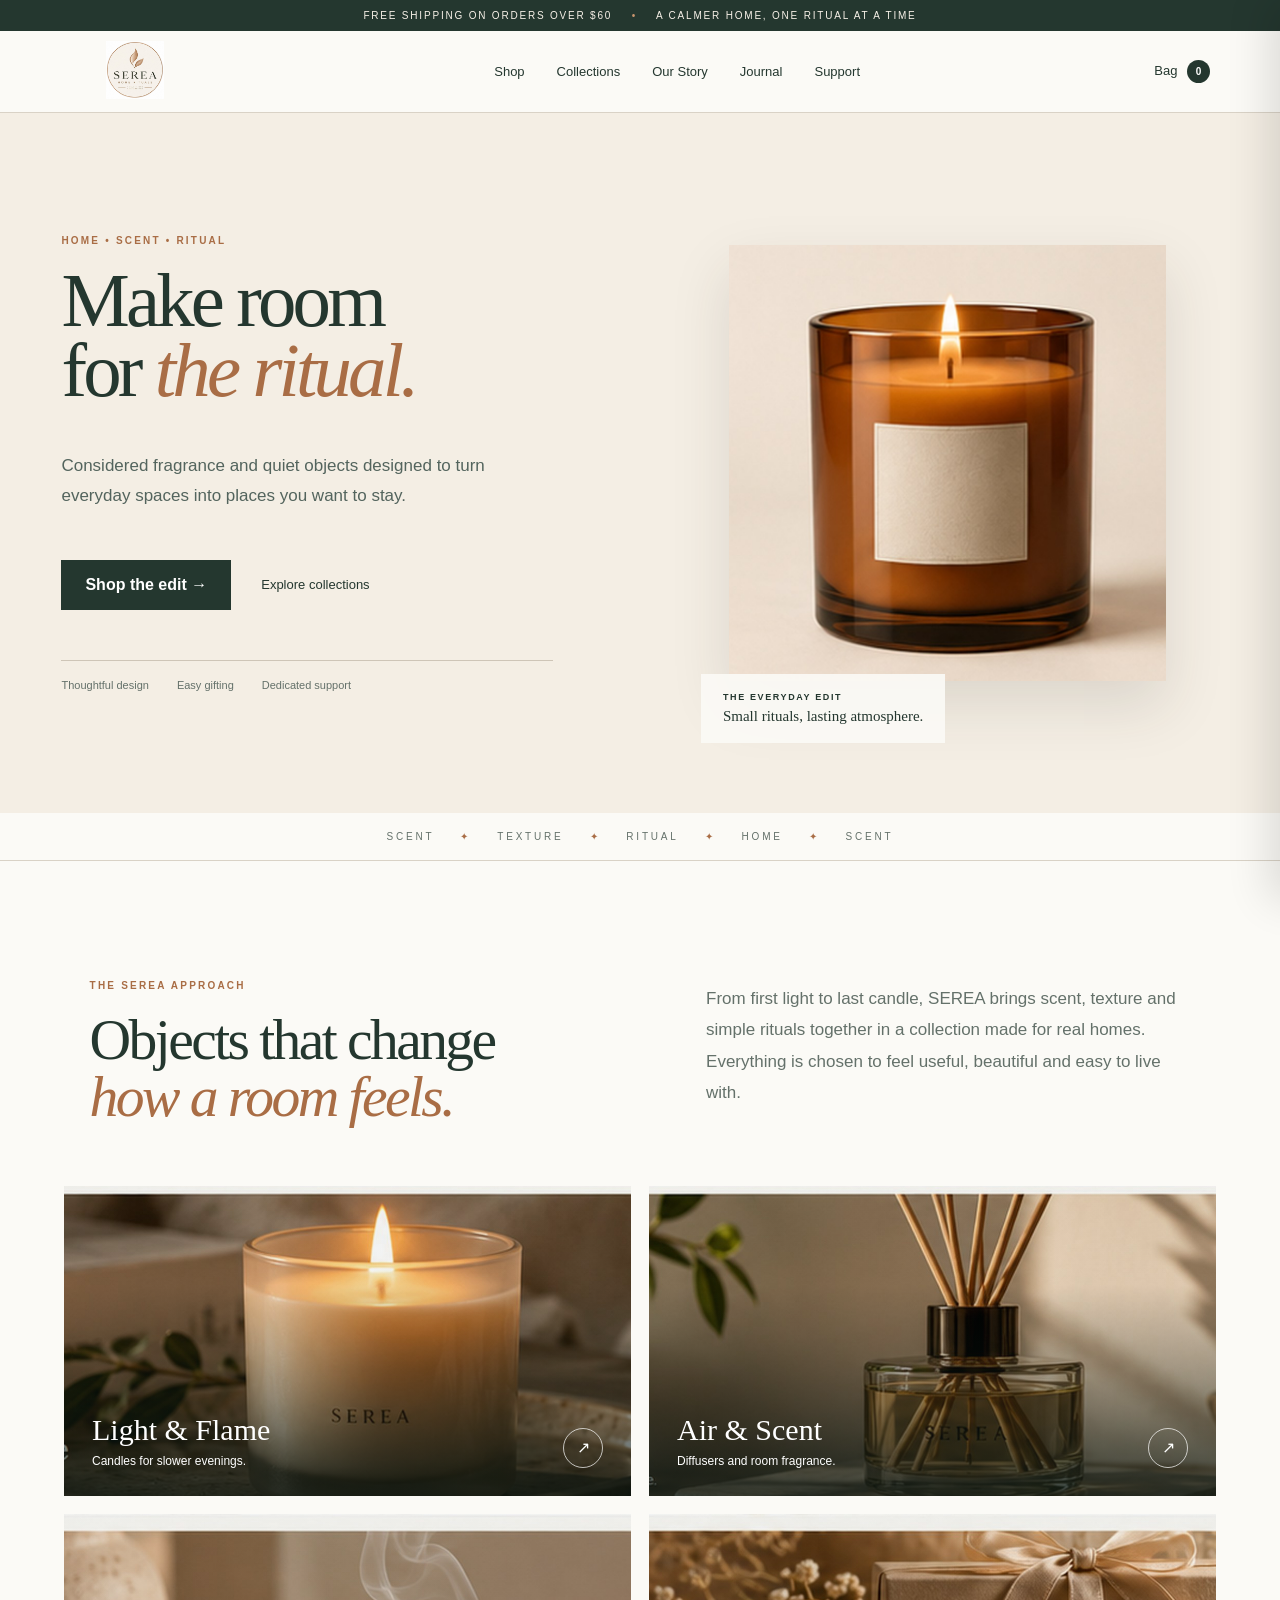
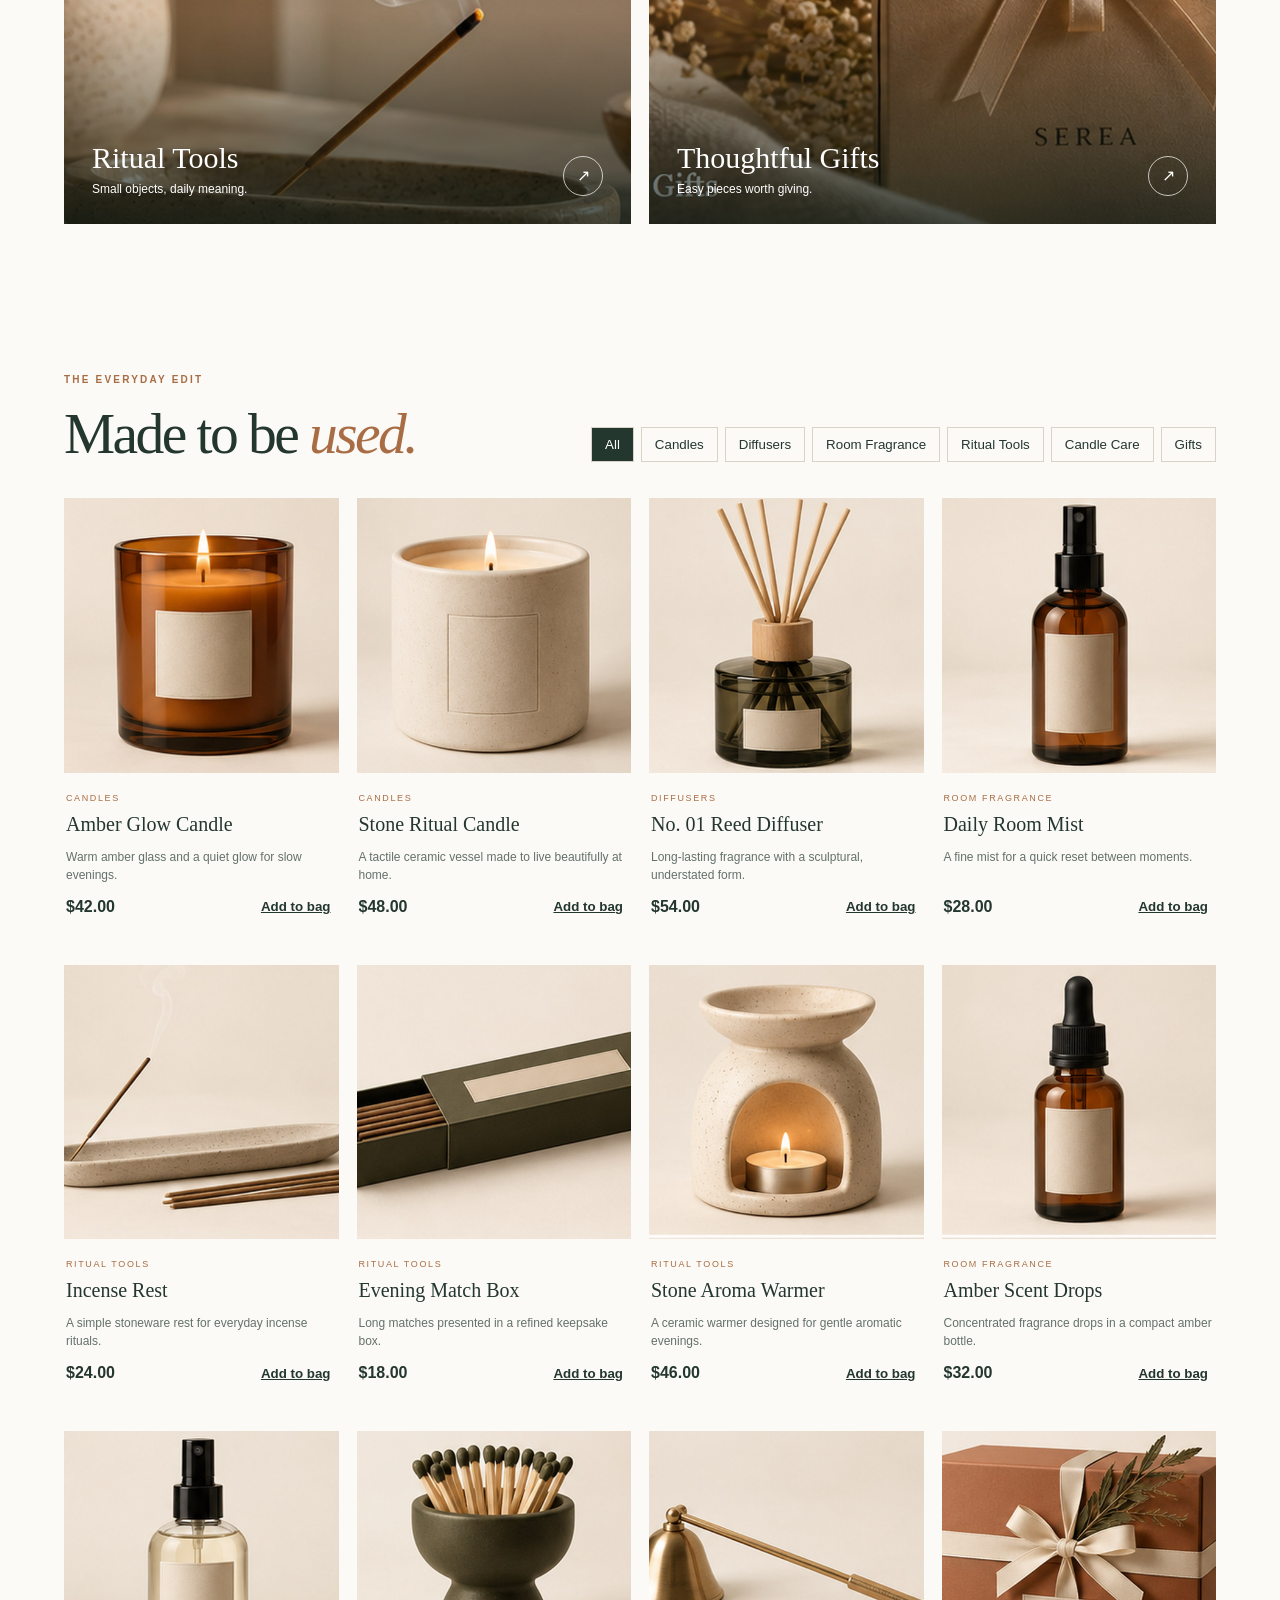
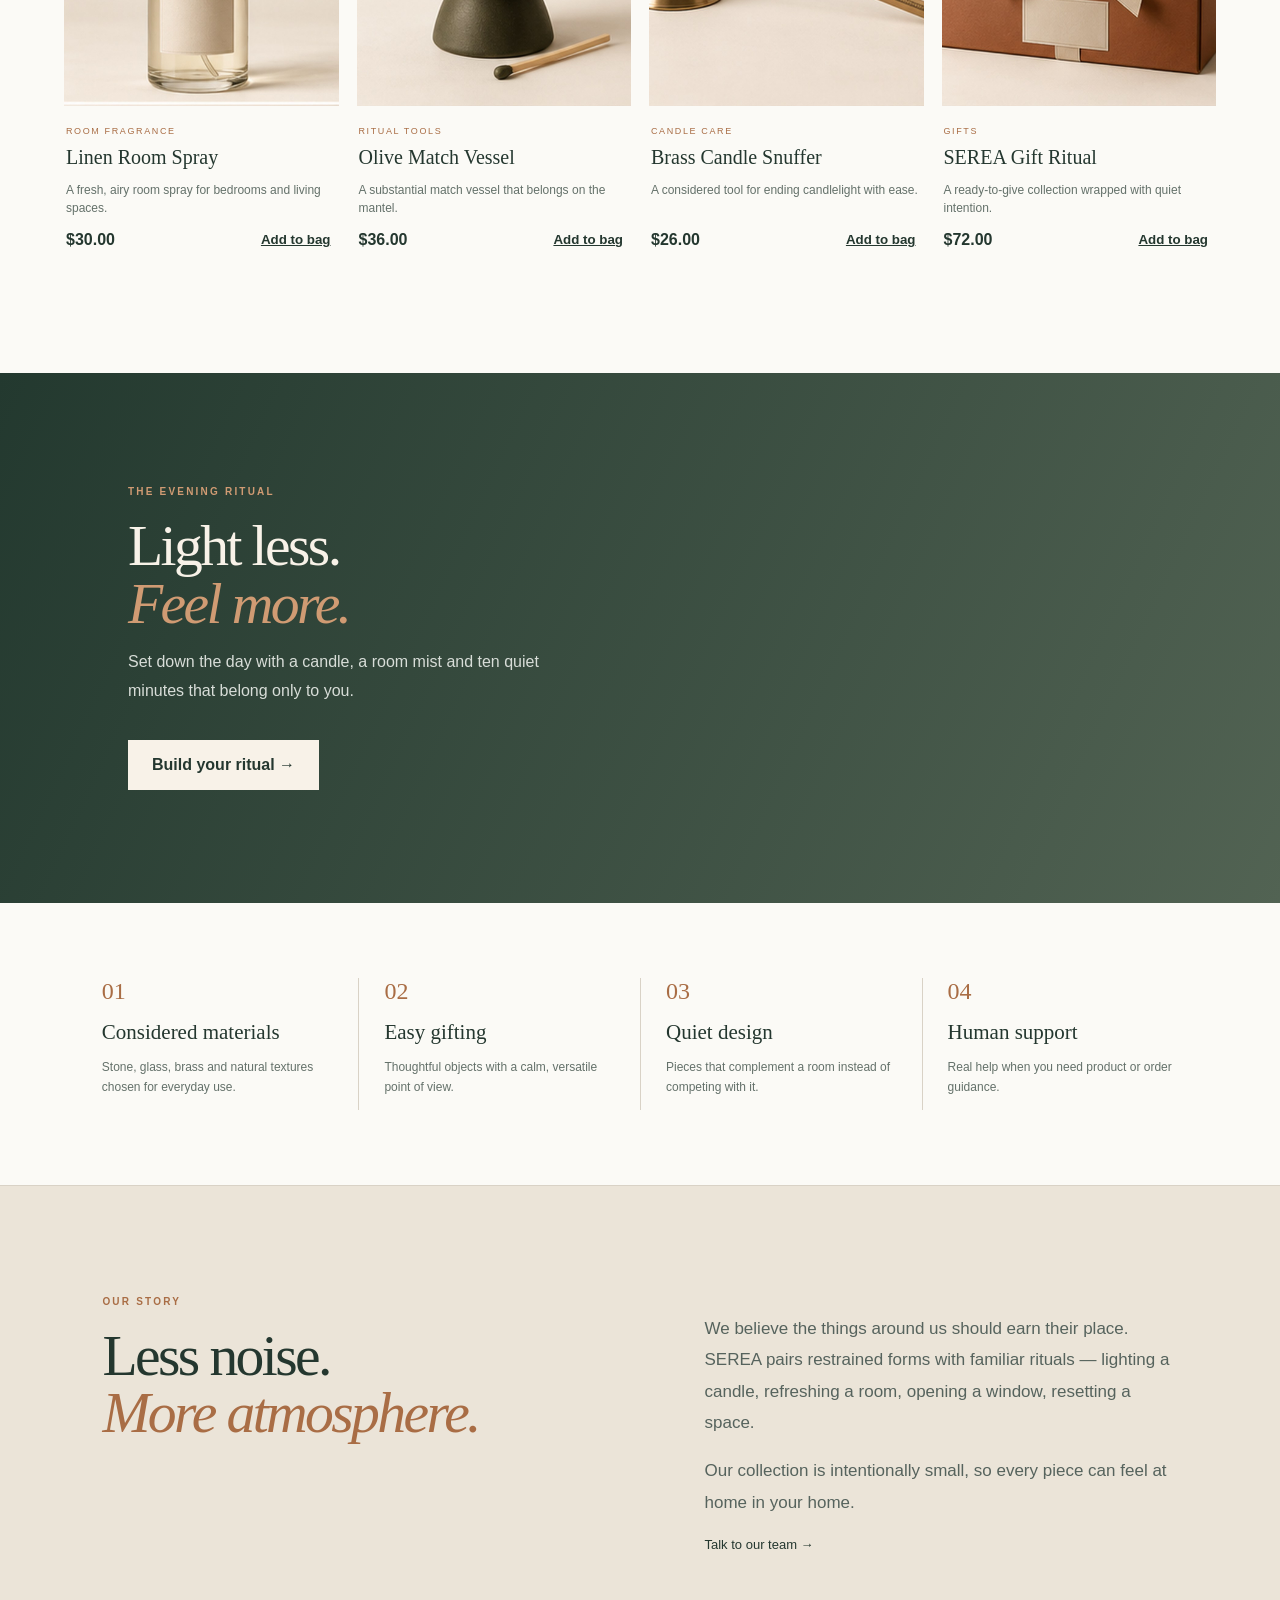
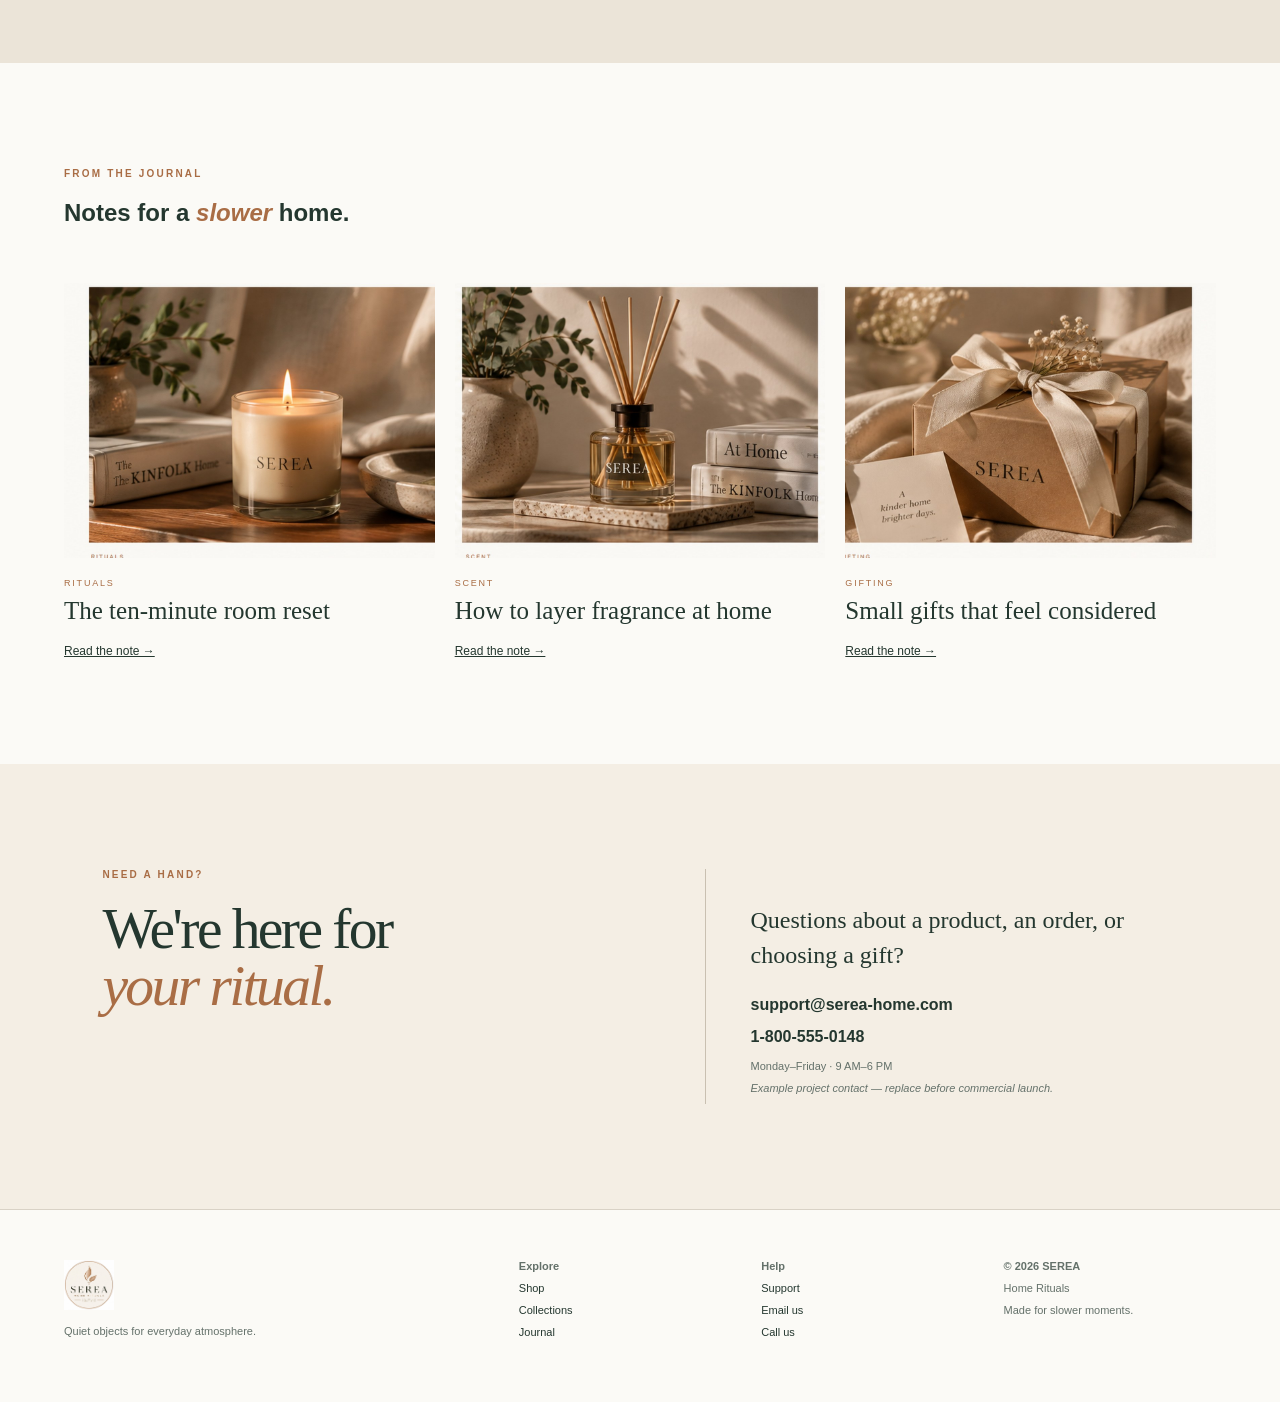
<file: index.html>
<!doctype html>
<html lang="en">
<head>
<meta charset="utf-8"><meta name="viewport" content="width=device-width,initial-scale=1">
<meta name="description" content="SEREA Home Rituals — candles, diffusers, room fragrance, ritual tools and thoughtful gifts.">
<title>SEREA — Home Rituals</title>
<link rel="icon" href="assets/brand/logo.jpg"><link rel="stylesheet" href="styles.css">
</head>
<body>
<div class="topbar">FREE SHIPPING ON ORDERS OVER $60 <span>•</span> A CALMER HOME, ONE RITUAL AT A TIME</div>
<header class="header">
  <a class="logo" href="#home"><img src="assets/brand/logo.jpg" alt="SEREA Home Rituals"></a>
  <nav><a href="#shop">Shop</a><a href="#collections">Collections</a><a href="#about">Our Story</a><a href="#journal">Journal</a><a href="#support">Support</a></nav>
  <button class="bag-trigger" id="openBag">Bag <b id="count">0</b></button>
</header>

<main id="home">
<section class="hero">
  <div class="hero-copy">
    <p class="eyebrow">HOME • SCENT • RITUAL</p>
    <h1>Make room<br>for <em>the ritual.</em></h1>
    <p class="lead">Considered fragrance and quiet objects designed to turn everyday spaces into places you want to stay.</p>
    <div class="actions"><a class="button" href="#shop">Shop the edit →</a><a href="#collections" class="under">Explore collections</a></div>
    <div class="trust"><span>Thoughtful design</span><span>Easy gifting</span><span>Dedicated support</span></div>
  </div>
  <div class="hero-visual">
    <div class="hero-frame"><img src="assets/products/amber-glow-candle.jpg" alt="Amber Glow Candle"></div>
    <div class="hero-note"><strong>THE EVERYDAY EDIT</strong><span>Small rituals, lasting atmosphere.</span></div>
  </div>
</section>

<section class="marquee"><span>SCENT</span><i>✦</i><span>TEXTURE</span><i>✦</i><span>RITUAL</span><i>✦</i><span>HOME</span><i>✦</i><span>SCENT</span></section>

<section class="intro" id="collections">
  <div><p class="eyebrow">THE SEREA APPROACH</p><h2>Objects that change<br><em>how a room feels.</em></h2></div>
  <p>From first light to last candle, SEREA brings scent, texture and simple rituals together in a collection made for real homes. Everything is chosen to feel useful, beautiful and easy to live with.</p>
</section>

<section class="collections">
  <a class="collection one" href="#shop"><img src="assets/products/light-flame.jpg" alt="Light & Flame collection"><div><b>Light & Flame</b><small>Candles for slower evenings.</small></div><span>↗</span></a>
  <a class="collection two" href="#shop"><img src="assets/products/air-scent.jpg" alt="Air & Scent collection"><div><b>Air & Scent</b><small>Diffusers and room fragrance.</small></div><span>↗</span></a>
  <a class="collection three" href="#shop"><img src="assets/products/ritual-tools.jpg" alt="Ritual Tools collection"><div><b>Ritual Tools</b><small>Small objects, daily meaning.</small></div><span>↗</span></a>
  <a class="collection four" href="#shop"><img src="assets/products/thoughtful-gifts.jpg" alt="Thoughtful Gifts collection"><div><b>Thoughtful Gifts</b><small>Easy pieces worth giving.</small></div><span>↗</span></a>
</section>

<section class="shop" id="shop">
  <div class="shop-head"><div><p class="eyebrow">THE EVERYDAY EDIT</p><h2>Made to be <em>used.</em></h2></div><div class="filters" id="filters"></div></div>
  <div class="products" id="products"></div>
</section>

<section class="banner"><div><p class="eyebrow">THE EVENING RITUAL</p><h2>Light less.<br><em>Feel more.</em></h2><p>Set down the day with a candle, a room mist and ten quiet minutes that belong only to you.</p><a class="button light" href="#shop">Build your ritual →</a></div></section>

<section class="features">
  <article><strong>01</strong><h3>Considered materials</h3><p>Stone, glass, brass and natural textures chosen for everyday use.</p></article>
  <article><strong>02</strong><h3>Easy gifting</h3><p>Thoughtful objects with a calm, versatile point of view.</p></article>
  <article><strong>03</strong><h3>Quiet design</h3><p>Pieces that complement a room instead of competing with it.</p></article>
  <article><strong>04</strong><h3>Human support</h3><p>Real help when you need product or order guidance.</p></article>
</section>

<section class="about" id="about">
  <div><p class="eyebrow">OUR STORY</p><h2>Less noise.<br><em>More atmosphere.</em></h2></div>
  <div class="about-copy"><p>We believe the things around us should earn their place. SEREA pairs restrained forms with familiar rituals — lighting a candle, refreshing a room, opening a window, resetting a space.</p><p>Our collection is intentionally small, so every piece can feel at home in your home.</p><a class="under" href="#support">Talk to our team →</a></div>
</section>

<section class="journal" id="journal">
  <div class="shop-head"><div><p class="eyebrow">FROM THE JOURNAL</p><h2>Notes for a <em>slower</em> home.</h2></div></div>
  <div class="journal-grid">
    <article><div class="jimg"><img src="assets/products/journal-room-reset.jpg" alt="Candle ritual in a calm home"></div><p>RITUALS</p><h3>The ten-minute room reset</h3><a href="#support">Read the note →</a></article>
    <article><div class="jimg"><img src="assets/products/journal-layer-fragrance.jpg" alt="Reed diffuser styled in a home"></div><p>SCENT</p><h3>How to layer fragrance at home</h3><a href="#support">Read the note →</a></article>
    <article><div class="jimg"><img src="assets/products/journal-thoughtful-gifts.jpg" alt="Thoughtful gift wrapped with ribbon"></div><p>GIFTING</p><h3>Small gifts that feel considered</h3><a href="#support">Read the note →</a></article>
  </div>
</section>

<section class="support" id="support">
  <div><p class="eyebrow">NEED A HAND?</p><h2>We're here for<br><em>your ritual.</em></h2></div>
  <div class="support-card">
    <p>Questions about a product, an order, or choosing a gift?</p>
    <a href="mailto:support@serea-home.com">support@serea-home.com</a>
    <a href="tel:+18005550148">1-800-555-0148</a>
    <span>Monday–Friday · 9 AM–6 PM</span>
    <small>Example project contact — replace before commercial launch.</small>
  </div>
</section>
</main>

<footer><div><img src="assets/brand/logo.jpg" alt="SEREA"><p>Quiet objects for everyday atmosphere.</p></div><div><strong>Explore</strong><a href="#shop">Shop</a><a href="#collections">Collections</a><a href="#journal">Journal</a></div><div><strong>Help</strong><a href="#support">Support</a><a href="mailto:support@serea-home.com">Email us</a><a href="tel:+18005550148">Call us</a></div><div><strong>© 2026 SEREA</strong><span>Home Rituals</span><span>Made for slower moments.</span></div></footer>

<aside class="bag" id="bag"><div class="bag-top"><h2>Your bag</h2><button id="closeBag">×</button></div><div id="bagItems"></div><div class="total"><span>Total</span><b id="total">$0.00</b></div><button class="button full" id="checkout">Checkout demo</button></aside><div class="shade" id="shade"></div>
<script src="products.json"></script><script src="app.js"></script>
</body></html>
</file>
<file: styles.css>
*{box-sizing:border-box}html{scroll-behavior:smooth}:root{--ink:#24372f;--muted:#64716a;--cream:#f4eee4;--paper:#fbfaf6;--rust:#a96d45;--line:#d9d2c6}body{margin:0;background:var(--paper);color:var(--ink);font-family:Arial,Helvetica,sans-serif}.topbar{background:var(--ink);color:#f7f1e8;text-align:center;padding:10px;font-size:10px;letter-spacing:.18em}.topbar span{margin:0 15px;color:#c9956e}.header{height:82px;padding:0 5%;display:flex;align-items:center;justify-content:space-between;border-bottom:1px solid var(--line);background:rgba(251,250,246,.96);position:sticky;top:0;z-index:20;backdrop-filter:blur(10px)}.logo img{width:142px;height:58px;object-fit:contain}.header nav{display:flex;gap:32px}.header nav a,.bag-trigger,.under{font-size:13px;color:var(--ink);text-decoration:none}.bag-trigger{background:none;border:0;cursor:pointer}.bag-trigger b{display:inline-grid;place-items:center;background:var(--ink);color:white;width:23px;height:23px;border-radius:50%;margin-left:6px;font-size:10px}.hero{min-height:700px;display:grid;grid-template-columns:48% 52%;background:var(--cream)}.hero-copy{padding:85px 10%;display:flex;flex-direction:column;justify-content:center}.eyebrow{font-size:10px;letter-spacing:.22em;font-weight:bold;color:var(--rust);margin:0 0 20px}.hero h1{font:clamp(58px,6vw,90px)/.91 Georgia,serif;letter-spacing:-.05em;margin:0 0 28px}.hero h1 em,h2 em{color:var(--rust);font-style:italic}.lead{font-size:17px;line-height:1.75;color:#53645d;max-width:560px}.actions{display:flex;align-items:center;gap:30px;margin:32px 0 50px}.button{display:inline-block;background:var(--ink);color:#fff;text-decoration:none;padding:16px 24px;border:0;cursor:pointer;font-weight:bold}.trust{display:flex;gap:28px;border-top:1px solid #cec5b7;padding-top:18px;color:var(--muted);font-size:11px}.hero-visual{display:flex;align-items:center;justify-content:center;position:relative;padding:60px 9%}.hero-frame{width:min(620px,80%);aspect-ratio:1;background:#eee6da;overflow:hidden;box-shadow:0 25px 55px rgba(54,47,36,.13)}.hero-frame img{width:100%;height:100%;object-fit:cover}.hero-note{position:absolute;bottom:70px;left:13%;background:rgba(251,250,246,.93);padding:18px 22px;display:flex;flex-direction:column;gap:6px}.hero-note strong{font-size:9px;letter-spacing:.18em}.hero-note span{font:15px Georgia,serif}.marquee{display:flex;justify-content:center;gap:26px;padding:18px;border-bottom:1px solid var(--line);font-size:10px;letter-spacing:.28em;color:var(--muted)}.marquee i{color:var(--rust);font-style:normal}.intro{padding:105px 7% 60px;display:grid;grid-template-columns:1fr 1fr;gap:12%;align-items:end}.intro h2,.shop h2,.about h2,.support h2,.banner h2{font:clamp(40px,4.5vw,66px)/1 Georgia,serif;letter-spacing:-.045em;margin:0}.intro>p{font-size:17px;line-height:1.85;color:var(--muted);max-width:570px}.collections{padding:0 5% 110px;display:grid;grid-template-columns:1fr 1fr;gap:18px}.collection{height:310px;padding:28px;display:flex;justify-content:space-between;align-items:flex-end;color:#fff;text-decoration:none;position:relative;overflow:hidden}.collection:before{content:"";position:absolute;inset:0;background:linear-gradient(0deg,rgba(12,25,20,.72),rgba(12,25,20,.05) 68%);z-index:1}.collection img{position:absolute;inset:0;width:100%;height:100%;object-fit:cover;display:block}.collection>div,.collection>span{position:relative;z-index:2}.collection>span{z-index:2}.collection.one,.collection.two,.collection.three,.collection.four{background:#465448}.collection b{display:block;font:30px Georgia,serif}.collection small{display:block;margin-top:7px;font-size:12px}.collection>span{width:40px;height:40px;border:1px solid rgba(255,255,255,.7);border-radius:50%;display:grid;place-items:center}.shop{padding:40px 5% 110px}.shop-head{display:flex;justify-content:space-between;align-items:end;margin-bottom:36px}.filters{display:flex;gap:7px;flex-wrap:wrap;justify-content:flex-end}.filter{padding:9px 13px;border:1px solid var(--line);background:transparent;color:var(--ink);cursor:pointer}.filter.active{background:var(--ink);color:white}.products{display:grid;grid-template-columns:repeat(4,1fr);gap:35px 18px}.product-img{aspect-ratio:1;background:var(--cream);overflow:hidden}.product-img img{width:100%;height:100%;display:block;object-fit:cover}.product-info{padding:14px 2px}.product-info .cat{font-size:9px;letter-spacing:.18em;text-transform:uppercase;color:var(--rust)}.product-info h3{font:20px Georgia,serif;margin:8px 0}.product-info p{font-size:12px;line-height:1.5;color:var(--muted);min-height:38px}.price-row{display:flex;align-items:center;justify-content:space-between}.price{font-weight:bold}.add{background:none;border:0;text-decoration:underline;cursor:pointer;color:var(--ink);font-weight:bold}.banner{min-height:530px;background:linear-gradient(115deg,#23392f,#526353);color:#f8f2e8;display:flex;align-items:center;padding:70px 10%}.banner .eyebrow{color:#d09b73}.banner h2 em{color:#d09b73}.banner p:not(.eyebrow){max-width:470px;line-height:1.8;color:#d8ddd8}.button.light{background:#f8f2e8;color:var(--ink);margin-top:18px}.features{display:grid;grid-template-columns:repeat(4,1fr);padding:75px 6%;border-bottom:1px solid var(--line)}.features article{padding:0 25px;border-left:1px solid var(--line)}.features article:first-child{border-left:0}.features strong{color:var(--rust);font:24px Georgia,serif}.features h3{font:21px Georgia,serif;margin:15px 0 8px}.features p{font-size:12px;line-height:1.7;color:var(--muted)}.about{padding:110px 8%;display:grid;grid-template-columns:1fr 1fr;gap:12%;background:#ebe4d8}.about-copy{max-width:560px}.about-copy p{font-size:17px;line-height:1.85;color:#56635d}.journal{padding:105px 5%}.journal-grid{display:grid;grid-template-columns:repeat(3,1fr);gap:20px}.jimg{aspect-ratio:1.35;background:var(--cream);margin-bottom:20px;overflow:hidden}.jimg img{width:100%;height:100%;display:block;object-fit:cover}.journal article p{font-size:9px;letter-spacing:.2em;color:var(--rust)}.journal h3{font:25px Georgia,serif;margin:8px 0 16px}.journal a{font-size:12px;color:var(--ink)}.support{padding:105px 8%;display:grid;grid-template-columns:1fr 1fr;gap:12%;background:var(--cream)}.support-card{border-left:1px solid #c9c0b1;padding:10px 0 10px 45px}.support-card p{font:24px Georgia,serif;line-height:1.45}.support-card a{display:block;color:var(--ink);font-weight:bold;text-decoration:none;margin:14px 0}.support-card span,.support-card small{display:block;color:var(--muted);font-size:11px;margin-top:10px}.support-card small{font-style:italic}footer{padding:50px 5%;display:grid;grid-template-columns:2fr 1fr 1fr 1fr;gap:30px;border-top:1px solid var(--line);font-size:11px;color:var(--muted)}footer img{width:130px;height:50px;object-fit:contain;object-position:left center}footer p{max-width:220px;line-height:1.6}footer strong,footer a,footer span{display:block;margin-bottom:10px}footer a{color:var(--ink);text-decoration:none}.bag{position:fixed;z-index:40;right:-430px;top:0;width:min(430px,100%);height:100vh;background:var(--paper);padding:28px;transition:.3s;box-shadow:-12px 0 40px rgba(0,0,0,.12);overflow:auto}.bag.open{right:0}.shade{position:fixed;z-index:30;inset:0;background:rgba(0,0,0,.25);display:none}.shade.show{display:block}.bag-top{display:flex;justify-content:space-between;border-bottom:1px solid var(--line);padding-bottom:18px}.bag-top h2{font:32px Georgia,serif;margin:0}.bag-top button{border:0;background:none;font-size:28px;cursor:pointer}.bag-item{display:grid;grid-template-columns:70px 1fr auto;gap:12px;align-items:center;padding:16px 0;border-bottom:1px solid var(--line)}.bag-item img{width:70px;height:70px;object-fit:cover}.bag-item strong{font:15px Georgia,serif}.bag-item small{display:block;color:var(--muted);margin-top:5px}.bag-item button{border:0;background:none;color:var(--rust);cursor:pointer}.total{display:flex;justify-content:space-between;padding:24px 0;font-size:18px}.full{width:100%}@media(max-width:900px){.header nav{gap:15px}.hero{grid-template-columns:1fr}.hero-visual{order:-1;padding:45px}.hero-frame{width:65%}.hero-copy{padding:55px 8%}.intro,.about,.support{grid-template-columns:1fr}.collections{grid-template-columns:1fr 1fr}.products{grid-template-columns:repeat(2,1fr)}.features{grid-template-columns:1fr 1fr;gap:30px}.features article:nth-child(3){border-left:0}.journal-grid{grid-template-columns:1fr 1fr}footer{grid-template-columns:1fr 1fr}}@media(max-width:600px){.topbar{font-size:8px}.header{height:68px}.header nav{display:none}.logo img{width:120px}.hero-visual{padding:35px}.hero-frame{width:82%}.hero-note{left:8%;bottom:28px}.hero-copy{padding:45px 7%}.hero h1{font-size:54px}.trust{gap:13px;flex-wrap:wrap}.intro,.shop,.about,.support,.journal,.banner{padding-left:7%;padding-right:7%}.collections{grid-template-columns:1fr;padding-left:7%;padding-right:7%}.collection{height:255px}.shop-head{display:block}.filters{justify-content:flex-start;margin-top:25px}.products{gap:30px 12px}.product-info h3{font-size:17px}.product-info p{min-height:auto}.features{grid-template-columns:1fr;padding:55px 7%}.features article,.features article:nth-child(3){border-left:0;border-top:1px solid var(--line);padding:25px 0}.features article:first-child{border-top:0}.journal-grid{grid-template-columns:1fr}footer{grid-template-columns:1fr;padding:40px 7%}}
</file>
